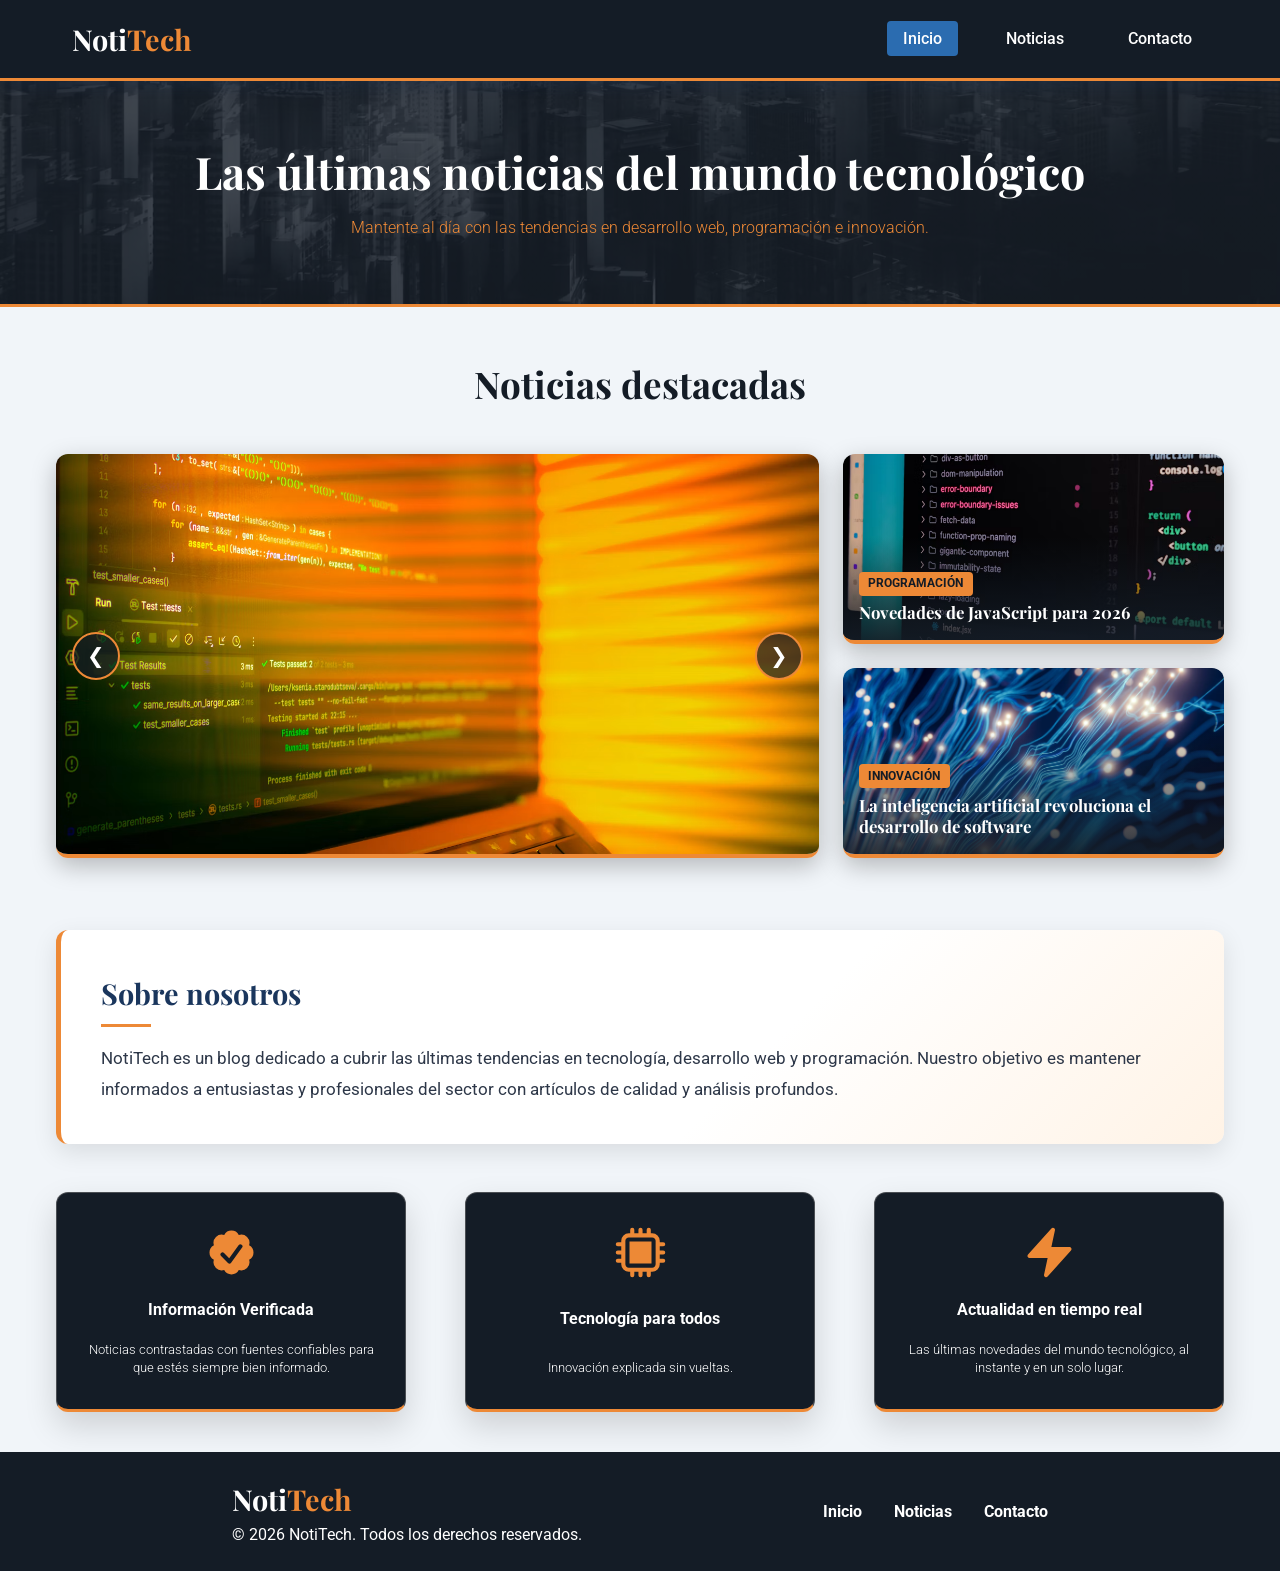
<file: index.html>
<!DOCTYPE html>
<html lang="es">

<head>
  <meta charset="UTF-8">
  <meta name="viewport" content="width=device-width, initial-scale=1.0">
  <title>NotiTech - Inicio</title>
  <meta name="description" content="Blog de noticias sobre tecnología, programación y desarrollo web">
  <link rel="preconnect" href="https://fonts.googleapis.com">
  <link rel="preconnect" href="https://fonts.gstatic.com" crossorigin>
  <link
    href="https://fonts.googleapis.com/css2?family=Roboto:wght@300;400;500;700&family=Playfair+Display:wght@600;700&display=swap"
    rel="stylesheet">
  <link rel="icon"
    href="data:image/svg+xml,%3Csvg xmlns=%27http://www.w3.org/2000/svg%27 viewBox=%270 0 100 100%27%3E%3Crect width=%27100%27 height=%27100%27 rx=%2720%27 fill=%27%23141c26%27/%3E%3Ctext x=%2750%27 y=%2772%27 font-size=%2770%27 font-weight=%27700%27 text-anchor=%27middle%27 fill=%27%23ed8936%27 font-family=%27Georgia,serif%27%3EN%3C/text%3E%3C/svg%3E">
  <link rel="stylesheet" href="css/styles.css">
</head>

<body>
  <header class="encabezado-sitio">
    <nav class="barra-navegacion" aria-label="Navegación principal">
      <a href="index.html" class="logo-navegacion">Noti<span>Tech</span></a>
      <ul class="menu-navegacion">
        <li><a href="index.html" class="enlace-navegacion activa" aria-current="page">Inicio</a></li>
        <li><a href="noticias.html" class="enlace-navegacion">Noticias</a></li>
        <li><a href="contacto.html" class="enlace-navegacion">Contacto</a></li>
      </ul>
    </nav>
  </header>

  <section class="portada">
    <h1 class="titulo-portada">Las últimas noticias del mundo tecnológico</h1>
    <p class="subtitulo-portada">Mantente al día con las tendencias en desarrollo web, programación e innovación.</p>
  </section>

  <main>

    <section class="seccion-carrusel" aria-label="Carrusel de imágenes destacadas">
      <h2 class="titulo-carrusel">Noticias destacadas</h2>
      <div class="fila-destacados">
        <div class="contenedor-carrusel">
          <button class="boton-carrusel boton-carrusel-anterior" id="btnAnterior"
            aria-label="Imagen anterior">&#10094;</button>
          <div class="visor-carrusel" aria-live="polite">
            <img id="imagenCarrusel" src="assets/carrusel/1.avif" width="800" height="400"
              alt="Imagen destacada de tecnología 1">
          </div>
          <button class="boton-carrusel boton-carrusel-siguiente" id="btnSiguiente"
            aria-label="Imagen siguiente">&#10095;</button>
        </div>
        <aside class="columna-lateral" aria-label="Artículos recomendados">
          <article class="articulo-lateral">
            <img src="assets/articulos-laterales/1.avif" width="400" height="250" alt="Código en una pantalla">
            <div class="texto-articulo-lateral">
              <span class="categoria-articulo">Programación</span>
              <h3 class="titulo-articulo-lateral"><a href="noticias.html">Novedades de JavaScript para 2026</a></h3>
            </div>
          </article>

          <article class="articulo-lateral">
            <img src="assets/articulos-laterales/2.avif" width="400" height="250" alt="Circuito electrónico">
            <div class="texto-articulo-lateral">
              <span class="categoria-articulo">Innovación</span>
              <h3 class="titulo-articulo-lateral"><a href="noticias.html">La inteligencia artificial revoluciona el
                  desarrollo de software</a></h3>
            </div>
          </article>
        </aside>
      </div>

    </section>

    <section class="seccion-sobre-nosotros">
      <h2 class="titulo-sobre-nosotros">Sobre nosotros</h2>
      <p class="descripcion-sobre-nosotros">NotiTech es un blog dedicado a cubrir las últimas tendencias en
        tecnología, desarrollo web y programación.
        Nuestro objetivo es mantener informados a entusiastas y profesionales del sector con artículos de calidad y
        análisis profundos.</p>
    </section>

    <section class="contenedor-caracteristicas">
      <div class="tarjeta-caracteristica">
        <svg xmlns="http://www.w3.org/2000/svg" viewBox="0 0 20 20" fill="currentColor" class="icono-caracteristica"
          width="55px" height="55px">
          <path fill-rule="evenodd"
            d="M16.403 12.652a3 3 0 0 0 0-5.304 3 3 0 0 0-3.75-3.751 3 3 0 0 0-5.305 0 3 3 0 0 0-3.751 3.75 3 3 0 0 0 0 5.305 3 3 0 0 0 3.75 3.751 3 3 0 0 0 5.305 0 3 3 0 0 0 3.751-3.75Zm-2.546-4.46a.75.75 0 0 0-1.214-.883l-3.483 4.79-1.88-1.88a.75.75 0 1 0-1.06 1.061l2.5 2.5a.75.75 0 0 0 1.137-.089l4-5.5Z"
            clip-rule="evenodd" />
        </svg>

        <h3 class="titulo-caracteristica">Información Verificada</h3>
        <p class="descripcion-caracteristica">
          Noticias contrastadas con fuentes confiables para que estés siempre bien informado.
        </p>
      </div>

      <div class="tarjeta-caracteristica">
        <svg xmlns="http://www.w3.org/2000/svg" viewBox="0 0 20 20" fill="currentColor" class="icono-caracteristica"
          width="55px" height="55px">
          <path d="M14 6H6v8h8V6Z" />
          <path fill-rule="evenodd"
            d="M9.25 3V1.75a.75.75 0 0 1 1.5 0V3h1.5V1.75a.75.75 0 0 1 1.5 0V3h.5A2.75 2.75 0 0 1 17 5.75v.5h1.25a.75.75 0 0 1 0 1.5H17v1.5h1.25a.75.75 0 0 1 0 1.5H17v1.5h1.25a.75.75 0 0 1 0 1.5H17v.5A2.75 2.75 0 0 1 14.25 17h-.5v1.25a.75.75 0 0 1-1.5 0V17h-1.5v1.25a.75.75 0 0 1-1.5 0V17h-1.5v1.25a.75.75 0 0 1-1.5 0V17h-.5A2.75 2.75 0 0 1 3 14.25v-.5H1.75a.75.75 0 0 1 0-1.5H3v-1.5H1.75a.75.75 0 0 1 0-1.5H3v-1.5H1.75a.75.75 0 0 1 0-1.5H3v-.5A2.75 2.75 0 0 1 5.75 3h.5V1.75a.75.75 0 0 1 1.5 0V3h1.5ZM4.5 5.75c0-.69.56-1.25 1.25-1.25h8.5c.69 0 1.25.56 1.25 1.25v8.5c0 .69-.56 1.25-1.25 1.25h-8.5c-.69 0-1.25-.56-1.25-1.25v-8.5Z"
            clip-rule="evenodd" />
        </svg>

        <h3 class="titulo-caracteristica">Tecnología para todos</h3>
        <p class="descripcion-caracteristica">
          Innovación explicada sin vueltas.
        </p>
      </div>

      <div class="tarjeta-caracteristica">

        <svg xmlns="http://www.w3.org/2000/svg" viewBox="0 0 20 20" fill="currentColor" class="icono-caracteristica"
          width="55px" height="55px">
          <path
            d="M11.983 1.907a.75.75 0 0 0-1.292-.657l-8.5 9.5A.75.75 0 0 0 2.75 12h6.572l-1.305 6.093a.75.75 0 0 0 1.292.657l8.5-9.5A.75.75 0 0 0 17.25 8h-6.572l1.305-6.093Z" />
        </svg>
        <h3 class="titulo-caracteristica">Actualidad en tiempo real</h3>
        <p class="descripcion-caracteristica">
          Las últimas novedades del mundo tecnológico, al instante y en un solo lugar.
        </p>
      </div>
    </section>

  </main>

  <footer class="pie-contenedor">
    <div class="pie-logo">
      <a href="index.html" class="logo-navegacion">Noti<span>Tech</span></a>
      <p>&copy; 2026 NotiTech. Todos los derechos reservados.</p>
    </div>
    <nav aria-label="Navegación del pie de página">
      <ul class="lista-navegacion">
        <li class="item-navegacion"><a href="index.html">Inicio</a></li>
        <li class="item-navegacion"><a href="noticias.html">Noticias</a></li>
        <li class="item-navegacion"><a href="contacto.html">Contacto</a></li>
      </ul>
    </nav>
  </footer>

  <script src="js/carrusel.js"></script>
</body>

</html>
</file>
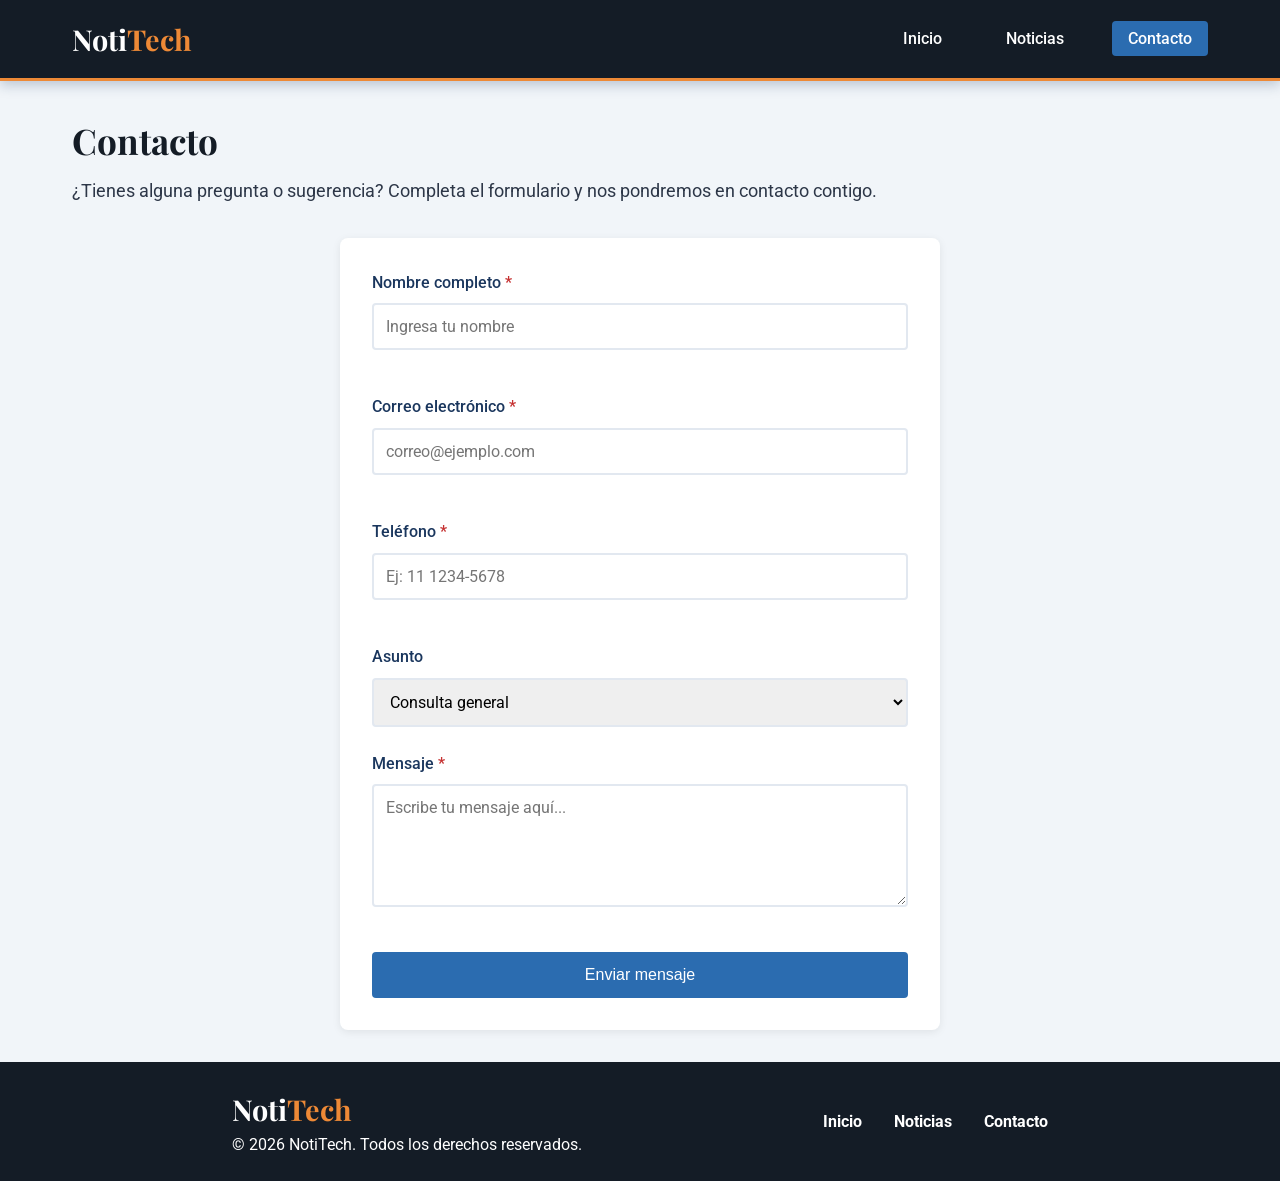
<file: contacto.html>
<!DOCTYPE html>
<html lang="es">

<head>
  <meta charset="UTF-8">
  <meta name="viewport" content="width=device-width, initial-scale=1.0">
  <title>NotiTech - Contacto</title>
  <meta name="description" content="Contacta con el equipo de NotiTech">
  <link rel="preconnect" href="https://fonts.googleapis.com">
  <link rel="preconnect" href="https://fonts.gstatic.com" crossorigin>
  <link
    href="https://fonts.googleapis.com/css2?family=Roboto:wght@300;400;500;700&family=Playfair+Display:wght@600;700&display=swap"
    rel="stylesheet">
  <link rel="icon"
    href="data:image/svg+xml,%3Csvg xmlns=%27http://www.w3.org/2000/svg%27 viewBox=%270 0 100 100%27%3E%3Crect width=%27100%27 height=%27100%27 rx=%2720%27 fill=%27%23141c26%27/%3E%3Ctext x=%2750%27 y=%2772%27 font-size=%2770%27 font-weight=%27700%27 text-anchor=%27middle%27 fill=%27%23ed8936%27 font-family=%27Georgia,serif%27%3EN%3C/text%3E%3C/svg%3E">
  <link rel="stylesheet" href="css/styles.css">
</head>

<body>
  <header class="encabezado-sitio">
    <nav class="barra-navegacion" aria-label="Navegación principal">
      <a href="index.html" class="logo-navegacion">Noti<span>Tech</span></a>
      <ul class="menu-navegacion">
        <li><a href="index.html" class="enlace-navegacion">Inicio</a></li>
        <li><a href="noticias.html" class="enlace-navegacion">Noticias</a></li>
        <li><a href="contacto.html" class="enlace-navegacion activa" aria-current="page">Contacto</a></li>
      </ul>
    </nav>
  </header>

  <main class="contenido-principal">
    <h1 class="titulo-seccion">Contacto</h1>
    <p class="descripcion-seccion">¿Tienes alguna pregunta o sugerencia? Completa el formulario y nos pondremos en
      contacto contigo.</p>

    <section class="seccion-formulario">
      <form id="formulario-contacto" class="formulario-contacto" novalidate>
        <div class="grupo-formulario">
          <label for="nombre">Nombre completo <span class="obligatorio">*</span></label>
          <input type="text" id="nombre" name="nombre" aria-describedby="error-nombre" placeholder="Ingresa tu nombre"
            required minlength="3" maxlength="50">
          <span class="mensaje-error" id="error-nombre" role="alert"></span>
        </div>

        <div class="grupo-formulario">
          <label for="email">Correo electrónico <span class="obligatorio">*</span></label>
          <input type="email" id="email" name="email" aria-describedby="error-email" placeholder="correo@ejemplo.com"
            required>
          <span class="mensaje-error" id="error-email" role="alert"></span>
        </div>

        <div class="grupo-formulario">
          <label for="telefono">Teléfono <span class="obligatorio">*</span></label>
          <input type="tel" id="telefono" name="telefono" aria-describedby="error-telefono"
            placeholder="Ej: 11 1234-5678" required>
          <span class="mensaje-error" id="error-telefono" role="alert"></span>
        </div>

        <div class="grupo-formulario">
          <label for="asunto">Asunto</label>
          <select id="asunto" name="asunto">
            <option value="general">Consulta general</option>
            <option value="suscripcion">Suscripción</option>
            <option value="publicidad">Publicidad</option>
            <option value="otro">Otro</option>
          </select>
        </div>

        <div class="grupo-formulario">
          <label for="mensaje">Mensaje <span class="obligatorio">*</span></label>
          <textarea id="mensaje" name="mensaje" aria-describedby="error-mensaje" rows="5"
            placeholder="Escribe tu mensaje aquí..." required minlength="10" maxlength="500"></textarea>
          <span class="mensaje-error" id="error-mensaje" role="alert"></span>
        </div>

        <button type="submit" class="boton-enviar">Enviar mensaje</button>
      </form>
      <div id="resumen-envio" class="resumen-envio" hidden>
        <h2>Datos enviados correctamente</h2>
        <div id="contenido-resumen"></div>
        <button type="button" id="boton-nuevo-envio" class="boton-enviar">Enviar otro mensaje</button>
      </div>
    </section>

  </main>

  <footer class="pie-contenedor">
    <div class="pie-logo">
      <a href="index.html" class="logo-navegacion">Noti<span>Tech</span></a>
      <p>&copy; 2026 NotiTech. Todos los derechos reservados.</p>
    </div>
    <nav aria-label="Navegación del pie de página">
      <ul class="lista-navegacion">
        <li class="item-navegacion"><a href="index.html">Inicio</a></li>
        <li class="item-navegacion"><a href="noticias.html">Noticias</a></li>
        <li class="item-navegacion"><a href="contacto.html">Contacto</a></li>
      </ul>
    </nav>
  </footer>

  <script src="js/form-validation.js"></script>
</body>

</html>
</file>
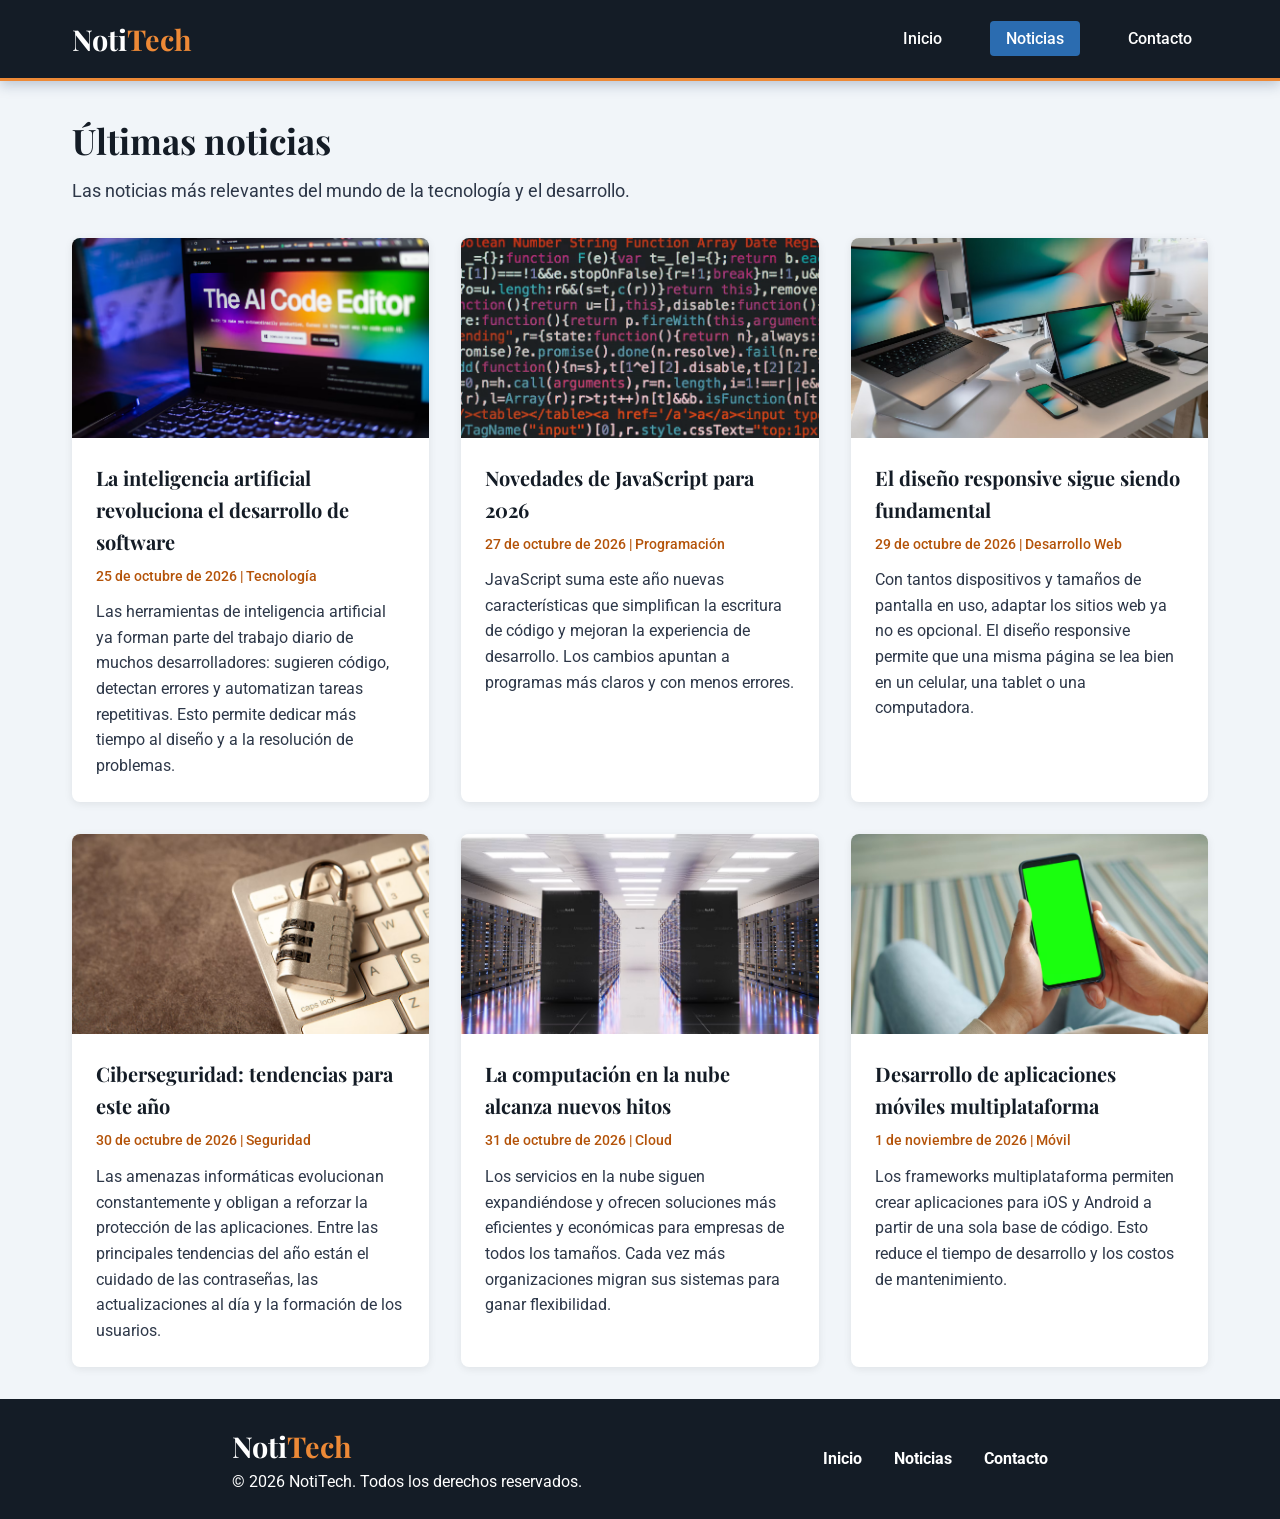
<file: noticias.html>
<!DOCTYPE html>
<html lang="es">

<head>
  <meta charset="UTF-8">
  <meta name="viewport" content="width=device-width, initial-scale=1.0">
  <title>NotiTech - Noticias</title>
  <meta name="description" content="Últimas noticias sobre tecnología, programación y desarrollo web">
  <link rel="preconnect" href="https://fonts.googleapis.com">
  <link rel="preconnect" href="https://fonts.gstatic.com" crossorigin>
  <link
    href="https://fonts.googleapis.com/css2?family=Roboto:wght@300;400;500;700&family=Playfair+Display:wght@600;700&display=swap"
    rel="stylesheet">
  <link rel="icon"
    href="data:image/svg+xml,%3Csvg xmlns=%27http://www.w3.org/2000/svg%27 viewBox=%270 0 100 100%27%3E%3Crect width=%27100%27 height=%27100%27 rx=%2720%27 fill=%27%23141c26%27/%3E%3Ctext x=%2750%27 y=%2772%27 font-size=%2770%27 font-weight=%27700%27 text-anchor=%27middle%27 fill=%27%23ed8936%27 font-family=%27Georgia,serif%27%3EN%3C/text%3E%3C/svg%3E">
  <link rel="stylesheet" href="css/styles.css">
</head>

<body>
  <header class="encabezado-sitio">
    <nav class="barra-navegacion" aria-label="Navegación principal">
      <a href="index.html" class="logo-navegacion">Noti<span>Tech</span></a>
      <ul class="menu-navegacion">
        <li><a href="index.html" class="enlace-navegacion">Inicio</a></li>
        <li><a href="noticias.html" class="enlace-navegacion activa" aria-current="page">Noticias</a></li>
        <li><a href="contacto.html" class="enlace-navegacion">Contacto</a></li>
      </ul>
    </nav>
  </header>

  <main class="contenido-principal">
    <h1 class="titulo-seccion">Últimas noticias</h1>
    <p class="descripcion-seccion">Las noticias más relevantes del mundo de la tecnología y el desarrollo.</p>

    <section id="gridNoticias" class="grid-noticias" aria-label="Listado de noticias">

    </section>

  </main>

  <footer class="pie-contenedor">
    <div class="pie-logo">
      <a href="index.html" class="logo-navegacion">Noti<span>Tech</span></a>
      <p>&copy; 2026 NotiTech. Todos los derechos reservados.</p>
    </div>
    <nav aria-label="Navegación del pie de página">
      <ul class="lista-navegacion">
        <li class="item-navegacion"><a href="index.html">Inicio</a></li>
        <li class="item-navegacion"><a href="noticias.html">Noticias</a></li>
        <li class="item-navegacion"><a href="contacto.html">Contacto</a></li>
      </ul>
    </nav>
  </footer>

  <script src="js/grid-noticias.js"></script>
</body>

</html>
</file>
<file: css/styles.css>
:root {
  --color-fondo: #f1f5f9;
  --color-oscuro: #141c26;
  --color-acento: #ed8936;
  --color-enlace-activo: #2b6cb0;
  --color-texto: #2d3748;
  --color-blanco: #ffffff;
  --color-error: #c53030;
  --color-primario: #1a365d;
  --color-acento-texto: #b45309;
  --color-exito: #276749;
}

*,
*::before,
*::after {
  margin: 0;
  padding: 0;
  box-sizing: border-box;
}

body {
  font-family: "Roboto", Arial, sans-serif;
  background-color: var(--color-fondo);
  line-height: 1.6;
  min-height: 100vh;
  display: flex;
  flex-direction: column;
}

/* Menú de navegación */

.encabezado-sitio {
  background-color: var(--color-oscuro);
  border-bottom: 3px solid var(--color-acento);
  box-shadow: 0 4px 12px rgba(26, 54, 93, 0.25);
  position: sticky;
  top: 0;
  z-index: 100;
}

.barra-navegacion {
  display: flex;
  justify-content: space-between;
  align-items: center;
  max-width: 1200px;
  margin: 0 auto;
  padding: 1rem 2rem;
}

.logo-navegacion {
  font-family: "Playfair Display", Georgia, serif;
  font-size: 1.8rem;
  font-weight: 700;
  color: var(--color-blanco);
  text-decoration: none;
}

.logo-navegacion span {
  color: var(--color-acento);
}

.menu-navegacion {
  display: flex;
  list-style: none;
  gap: 2rem;
}

.enlace-navegacion {
  color: var(--color-blanco);
  text-decoration: none;
  font-weight: 500;
  padding: 0.5rem 1rem;
  border-radius: 4px;
  transition: background-color 0.3s ease;
}

.enlace-navegacion:hover,
.enlace-navegacion.activa {
  background-color: var(--color-enlace-activo);
}

/* Pantalla de inicio */

main {
  flex: 1;
  max-width: 1200px;
  margin: 0 auto;
  padding: 1rem;
  width: 100%;
}

.portada {
  text-align: center;
  padding: 4rem 2rem;
  background-image:
    linear-gradient(rgba(20, 28, 38, 0.75), rgba(20, 28, 38, 0.75)),
    url("../assets/inicio/portada.avif");
  background-size: cover;
  background-position: center bottom;
  border-bottom: 3px solid var(--color-acento);
}

.titulo-portada {
  font-family: "Playfair Display", Georgia, serif;
  font-size: 2.8rem;
  color: var(--color-blanco);
  margin-bottom: 1rem;
  line-height: 1.2;
}

.subtitulo-portada {
  font-size: 1rem;
  font-weight: 300;
  color: var(--color-acento);
  max-width: 600px;
  margin: 0 auto;
}

/* Carrusel */

.titulo-carrusel {
  font-family: "Playfair Display", Georgia, serif;
  color: var(--color-oscuro);
  font-size: 2.3rem;
  margin-bottom: 40px;
}

.seccion-carrusel {
  padding: 2rem 0;
  text-align: center;
}

.contenedor-carrusel {
  position: relative;
  flex: 2;
  min-width: 0;
}

.visor-carrusel {
  position: relative;
  overflow: hidden;
  border-radius: 12px;
  border-bottom: 4px solid var(--color-acento);
  box-shadow: 0 8px 24px rgba(0, 0, 0, 0.25);
  width: 100%;
}

.visor-carrusel img {
  width: 100%;
  aspect-ratio: 2 / 1;
  object-fit: cover;
  display: block;
  transition: transform 0.5s ease;
}

.visor-carrusel:hover img {
  transform: scale(1.04);
}

.boton-carrusel {
  position: absolute;
  top: 50%;
  transform: translateY(-50%);
  z-index: 2;
  width: 48px;
  height: 48px;
  border-radius: 50%;
  border: 2px solid var(--color-acento);
  background-color: rgba(20, 28, 38, 0.7);
  color: var(--color-blanco);
  font-size: 1.3rem;
  cursor: pointer;
  display: flex;
  align-items: center;
  justify-content: center;
  transition:
    background-color 0.3s ease,
    transform 0.3s ease;
}

.boton-carrusel-anterior {
  left: 1rem;
}

.boton-carrusel-siguiente {
  right: 1rem;
}

.boton-carrusel:hover {
  background-color: var(--color-acento);
  transform: translateY(-50%) scale(1.1);
}

.boton-carrusel:focus-visible {
  outline: 3px solid var(--color-blanco);
  outline-offset: 2px;
}

/* Articulos destacados */

.fila-destacados {
  display: flex;
  gap: 1.5rem;
}

.columna-lateral {
  flex: 1;
  display: flex;
  flex-direction: column;
  gap: 1.5rem;
}

.articulo-lateral {
  position: relative;
  flex: 1;
  min-height: 160px;
  overflow: hidden;
  border-radius: 12px;
  border-bottom: 4px solid var(--color-acento);
  box-shadow: 0 8px 24px rgba(0, 0, 0, 0.25);
}

.articulo-lateral img {
  position: absolute;
  top: 0;
  left: 0;
  width: 100%;
  height: 100%;
  object-fit: cover;
  transition: transform 0.5s ease;
}

.articulo-lateral:hover img {
  transform: scale(1.06);
}

.texto-articulo-lateral {
  position: absolute;
  bottom: 0;
  left: 0;
  right: 0;
  padding: 2rem 1rem 1rem;
  background: linear-gradient(transparent, rgba(20, 28, 38, 0.9));
  text-align: left;
}

.categoria-articulo {
  display: inline-block;
  background-color: var(--color-acento);
  color: var(--color-oscuro);
  font-size: 0.75rem;
  font-weight: 700;
  text-transform: uppercase;
  padding: 0.15rem 0.6rem;
  border-radius: 4px;
  margin-bottom: 0.4rem;
}

.titulo-articulo-lateral {
  font-family: "Playfair Display", Georgia, serif;
  font-size: 1.05rem;
  line-height: 1.3;
}

.titulo-articulo-lateral a {
  color: var(--color-blanco);
  text-decoration: none;
  transition: color 0.3s ease;
}

.titulo-articulo-lateral a:hover {
  color: var(--color-acento);
}

.titulo-articulo-lateral a:focus-visible {
  outline: 3px solid var(--color-acento);
  outline-offset: 2px;
}

/* Sección sobre nosotros */

.titulo-sobre-nosotros {
  font-family: "Playfair Display", Georgia, serif;
  color: var(--color-primario);
  margin-bottom: 1rem;
  font-size: 1.8rem;
}

.titulo-sobre-nosotros::after {
  content: "";
  display: block;
  width: 50px;
  height: 3px;
  background-color: var(--color-acento);
  margin-top: 0.5rem;
}

.seccion-sobre-nosotros {
  background: linear-gradient(135deg, #ffffff 60%, #fff3e6 100%);
  padding: 2.5rem;
  border-radius: 12px;
  margin: 2.5rem 0 1.5rem;
  box-shadow: 0 8px 24px rgba(0, 0, 0, 0.1);
  border-left: 5px solid var(--color-acento);
  transition:
    transform 0.3s ease,
    box-shadow 0.3s ease;
}

.seccion-sobre-nosotros:hover {
  transform: translateY(-4px);
  box-shadow: 0 14px 32px rgba(0, 0, 0, 0.15);
}

.descripcion-sobre-nosotros {
  font-size: 1.05rem;
  line-height: 1.8;
  color: var(--color-texto);
}

/* Características */

.contenedor-caracteristicas {
  display: flex;
  justify-content: space-between;
  align-items: center;
  gap: 1.5rem;
  padding: 1.5rem 0 1.5rem 0;
}

.tarjeta-caracteristica {
  display: flex;
  flex-direction: column;
  align-items: center;
  justify-content: space-between;
  flex: 1;
  max-width: 350px;
  min-width: 0;
  min-height: 220px;
  padding: 2rem 1.25rem;
  border-radius: 12px;
  border: thin solid rgba(128, 128, 128, 0.498);
  background-color: var(--color-oscuro);
  border-bottom: 3px solid var(--color-acento);
  box-shadow: 0 14px 32px rgba(0, 0, 0, 0.15);
  transition: transform 0.5s ease;
}

.tarjeta-caracteristica:hover {
  transform: scale(1.03);
}

.icono-caracteristica {
  color: var(--color-acento);
}

.titulo-caracteristica {
  font-weight: bold;
  font-size: 1rem;
  text-align: center;
  margin-bottom: 2px;
  color: var(--color-blanco);
}

.descripcion-caracteristica {
  font-weight: 300;
  font-size: 0.8rem;
  line-height: 1.4;
  text-align: center;
  color: var(--color-blanco);
}

/* Página de noticias */

.titulo-seccion {
  font-family: "Playfair Display", Georgia, serif;
  font-size: 2.2rem;
  color: var(--color-oscuro);
  margin-bottom: 0.5rem;
}

.descripcion-seccion {
  color: var(--color-texto);
  margin-bottom: 2rem;
  font-size: 1.1rem;
}

.contenido-principal {
  max-width: 1200px;
  margin: 0 auto;
  padding: 2rem;
  width: 100%;
}

.descripcion-seccion {
  color: var(--color-texto);
  margin-bottom: 2rem;
  font-size: 1.1rem;
}

.grid-noticias {
  display: flex;
  flex-wrap: wrap;
  gap: 2rem;
  justify-content: space-between;
}

.tarjeta-noticia {
  background-color: var(--color-blanco);
  border-radius: 8px;
  overflow: hidden;
  box-shadow: 0 2px 8px rgba(0, 0, 0, 0.08);
  flex: 1 1 calc(33.333% - 2rem);
  min-width: 280px;
  max-width: 380px;
  display: flex;
  flex-direction: column;
  transition:
    transform 0.3s ease,
    box-shadow 0.3s ease;
}

.tarjeta-noticia:hover {
  transform: translateY(-4px);
  box-shadow: 0 6px 16px rgba(0, 0, 0, 0.12);
}

.imagen-noticia {
  width: 100%;
  height: 200px;
  object-fit: cover;
}

.cuerpo-tarjeta {
  padding: 1.5rem;
  flex: 1;
  display: flex;
  flex-direction: column;
}

.cuerpo-tarjeta h2 {
  font-family: "Playfair Display", Georgia, serif;
  font-size: 1.25rem;
  color: var(--color-oscuro);
  margin-bottom: 0.5rem;
}

.meta-noticia {
  color: var(--color-acento-texto);
  font-size: 0.85rem;
  font-weight: 500;
  margin-bottom: 0.75rem;
}

.cuerpo-tarjeta p:last-child {
  color: var(--color-texto);
  line-height: 1.6;
}

/* Página de contacto */

.seccion-formulario {
  max-width: 600px;
  margin: 0 auto;
}

.formulario-contacto {
  background-color: var(--color-blanco);
  padding: 2rem;
  border-radius: 8px;
  box-shadow: 0 2px 8px rgba(0, 0, 0, 0.08);
}

.grupo-formulario {
  margin-bottom: 1.5rem;
  display: flex;
  flex-direction: column;
}

.grupo-formulario label {
  font-weight: 500;
  margin-bottom: 0.5rem;
  color: var(--color-primario);
}

.obligatorio {
  color: var(--color-error);
}

.grupo-formulario input,
.grupo-formulario select,
.grupo-formulario textarea {
  padding: 0.75rem;
  border: 2px solid #e2e8f0;
  border-radius: 4px;
  font-family: "Roboto", Arial, sans-serif;
  font-size: 1rem;
  transition: border-color 0.3s ease;
}

.grupo-formulario input:focus,
.grupo-formulario select:focus,
.grupo-formulario textarea:focus {
  outline: none;
  border-color: var(--color-enlace-activo);
}

.grupo-formulario input.error,
.grupo-formulario textarea.error {
  border-color: var(--color-error);
}

.mensaje-error {
  color: var(--color-error);
  font-size: 0.85rem;
  margin-top: 0.25rem;
  min-height: 1.2em;
}

.boton-enviar {
  background-color: var(--color-enlace-activo);
  color: var(--color-blanco);
  border: none;
  padding: 0.875rem 2rem;
  font-size: 1rem;
  font-weight: 500;
  border-radius: 4px;
  cursor: pointer;
  transition: background-color 0.3s ease;
  width: 100%;
}

.boton-enviar:hover {
  background-color: var(--color-primario);
}

/* Resumen envío */

.resumen-envio {
  background-color: var(--color-blanco);
  padding: 2rem;
  border-radius: 8px;
  box-shadow: 0 2px 8px rgba(0, 0, 0, 0.08);
  text-align: center;
}

.resumen-envio h2 {
  color: var(--color-exito);
  margin-bottom: 1rem;
  font-family: "Playfair Display", Georgia, serif;
}

.resumen-envio .dato-resumen {
  text-align: left;
  padding: 0.75rem 0;
  border-bottom: 1px solid #e2e8f0;
}

.resumen-envio .dato-resumen:last-of-type {
  border-bottom: none;
}

.resumen-envio {
  font-weight: 700;
  color: var(--color-primario);
}

/* Footer */
.pie-contenedor {
  background-color: var(--color-oscuro);
  color: var(--color-blanco);
  text-align: center;
  padding: 1.5rem;
  margin-top: auto;
  display: flex;
  justify-content: space-evenly;
  align-items: center;
}

.lista-navegacion {
  list-style: none;
  text-align: center;
  display: flex;
}

.item-navegacion {
  margin-left: 2rem;
}

.item-navegacion a {
  text-decoration: none;
  font-weight: bold;
  color: var(--color-blanco);
}

.item-navegacion a:hover {
  color: var(--color-acento);
}

.pie-logo {
  text-align: start;
}

/* Responsive */

/* Tablet */
@media (max-width: 900px) {
  .barra-navegacion {
    padding: 1rem 1.5rem;
  }

  .titulo-portada {
    font-size: 2.4rem;
  }

  /* Carrusel arriba, artículos abajo en dos columnas */
  .fila-destacados {
    flex-direction: column;
  }

  .contenedor-carrusel {
    flex: none;
  }

  .columna-lateral {
    flex: none;
    flex-direction: row;
  }

  .articulo-lateral {
    min-height: 200px;
  }

  /* Caracteristicas */

  .contenedor-caracteristicas {
    flex-direction: column;
    align-items: center;
    gap: 1.25rem;
    padding: 1.5rem 1rem;
  }

  .tarjeta-caracteristica {
    flex: none;
    width: 100%;
    max-width: 400px;
    min-height: 220px;
  }

  .tarjeta-noticia {
    flex: 1 1 100%;
    max-width: 100%;
  }
  .contenido-principal {
    padding: 1rem;
  }
}

/* Celular */

@media (max-width: 600px) {
  /* Navegación */
  .barra-navegacion {
    flex-direction: column;
    gap: 0.75rem;
    padding: 1rem;
  }

  .menu-navegacion {
    gap: 0.25rem;
    flex-wrap: wrap;
    justify-content: center;
  }

  .enlace-navegacion {
    padding: 0.4rem 0.6rem;
    font-size: 0.9rem;
  }

  /* Portada */
  .portada {
    padding: 3rem 1rem;
  }

  .titulo-portada {
    font-size: 1.9rem;
  }

  .subtitulo-portada {
    font-size: 0.95rem;
  }

  /* Footer */

  .pie-contenedor {
    flex-direction: column;
  }

  .pie-logo {
    text-align: center;
    font-size: 0.8rem;
    margin-bottom: 1rem;
  }

  /* Contenido */
  main {
    padding: 0.75rem;
  }

  .titulo-carrusel {
    font-size: 1.7rem;
    margin-bottom: 1.5rem;
  }

  /* Carrusel */
  .boton-carrusel {
    width: 38px;
    height: 38px;
    font-size: 1rem;
  }

  .boton-carrusel-anterior {
    left: 0.5rem;
  }

  .boton-carrusel-siguiente {
    right: 0.5rem;
  }

  /* Artículos laterales apilados */
  .columna-lateral {
    flex-direction: column;
  }

  .articulo-lateral {
    min-height: 180px;
  }

  /* Sobre nosotros */
  .seccion-sobre-nosotros {
    padding: 1.5rem;
    margin: 2rem 0;
  }

  .titulo-sobre-nosotros {
    font-size: 1.5rem;
  }

  .descripcion-sobre-nosotros {
    font-size: 1rem;
    line-height: 1.7;
  }

  /* Caracteristicas */

  .contenedor-caracteristicas {
    padding: 1.5rem 0.75rem;
    gap: 1.25rem;
  }
}
</file>
